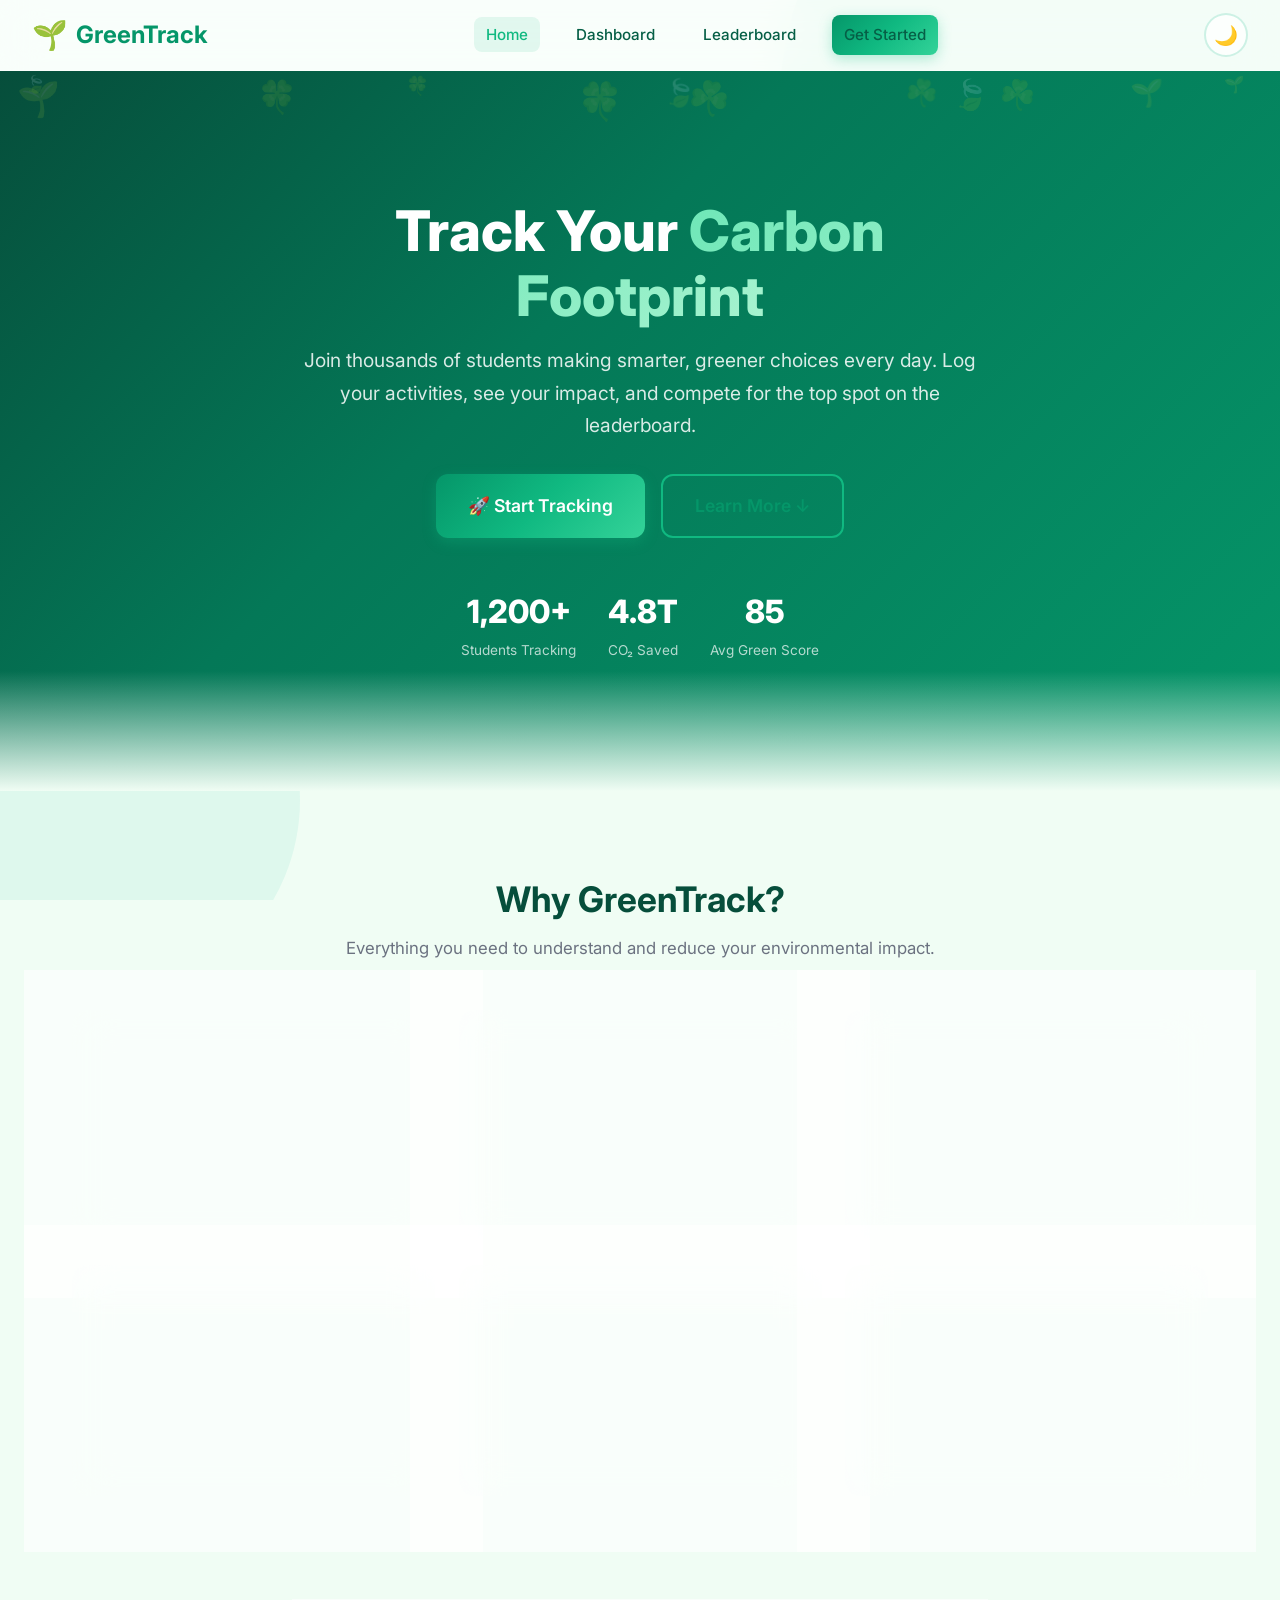
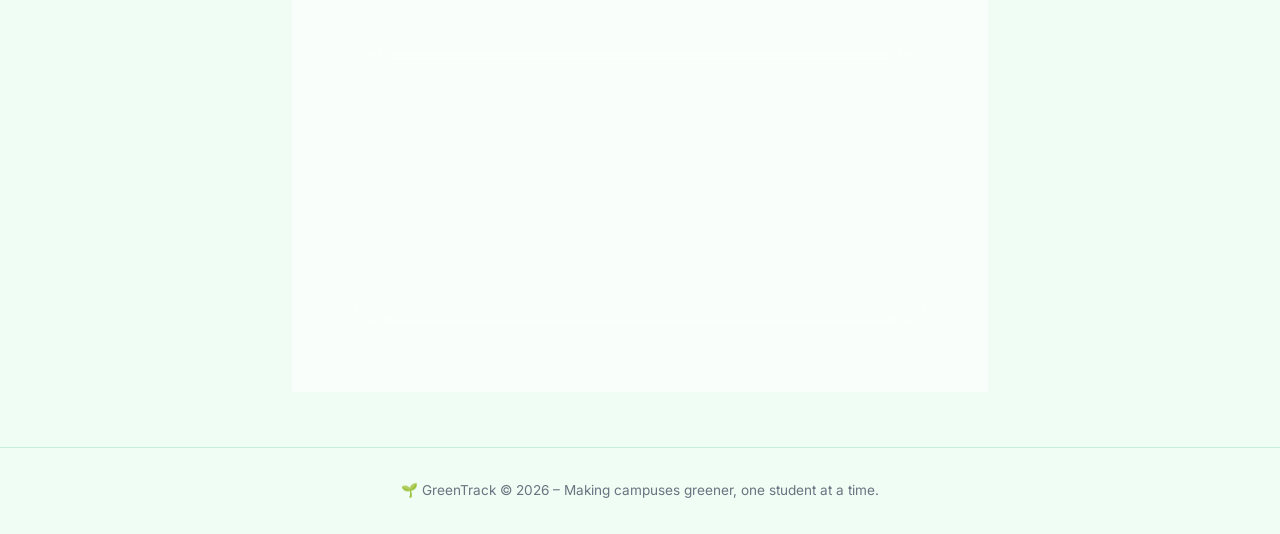
<file: frontend/index.html>
<!DOCTYPE html>
<html lang="en">
<head>
  <meta charset="UTF-8">
  <meta name="viewport" content="width=device-width, initial-scale=1.0">
  <meta name="description" content="GreenTrack – Smart Carbon Footprint Tracker for Students. Track, reduce, and compete for a greener campus.">
  <title>GreenTrack 🌱 – Smart Carbon Footprint Tracker</title>
  <link rel="stylesheet" href="style.css">
  <link rel="icon" href="data:image/svg+xml,<svg xmlns='http://www.w3.org/2000/svg' viewBox='0 0 100 100'><text y='.9em' font-size='90'>🌱</text></svg>">
</head>
<body>
  <div class="bg-pattern"></div>

  <!-- ── Navbar ──────────────────────────────────────────── -->
  <nav class="navbar" id="main-nav">
    <a href="/" class="nav-brand">
      <span class="emoji">🌱</span> GreenTrack
    </a>
    <ul class="nav-links" id="navLinks">
      <li><a href="/" class="active">Home</a></li>
      <li><a href="dashboard.html">Dashboard</a></li>
      <li><a href="leaderboard.html">Leaderboard</a></li>
      <li id="navAuth"><a href="login.html" class="btn btn-primary btn-sm">Get Started</a></li>
    </ul>
    <button class="theme-toggle" id="themeToggle" title="Toggle dark mode">🌙</button>
    <button class="nav-hamburger" id="navToggle" aria-label="Toggle navigation">
      <span></span><span></span><span></span>
    </button>
  </nav>

  <!-- ── Hero ────────────────────────────────────────────── -->
  <section class="hero" id="hero">
    <div class="leaves" id="leavesContainer"></div>
    <div class="hero-content">
      <h1>Track Your <span class="highlight">Carbon Footprint</span></h1>
      <p>
        Join thousands of students making smarter, greener choices every day.
        Log your activities, see your impact, and compete for the top spot on the leaderboard.
      </p>
      <div class="hero-actions">
        <a href="login.html" class="btn btn-primary btn-lg" id="heroSignup">🚀 Start Tracking</a>
        <a href="#features" class="btn btn-outline btn-lg">Learn More ↓</a>
      </div>
      <div class="hero-stats">
        <div class="hero-stat">
          <span class="value" id="statUsers">1,200+</span>
          <span class="label">Students Tracking</span>
        </div>
        <div class="hero-stat">
          <span class="value" id="statSaved">4.8T</span>
          <span class="label">CO₂ Saved</span>
        </div>
        <div class="hero-stat">
          <span class="value" id="statScore">85</span>
          <span class="label">Avg Green Score</span>
        </div>
      </div>
    </div>
  </section>

  <!-- ── Features ────────────────────────────────────────── -->
  <section class="features" id="features">
    <div class="section-title">
      <h2>Why GreenTrack?</h2>
      <p>Everything you need to understand and reduce your environmental impact.</p>
    </div>
    <div class="features-grid">
      <div class="glass-card feature-card animate-in animate-delay-1">
        <div class="icon">📊</div>
        <h3>Smart Dashboard</h3>
        <p>Beautiful charts show your daily, weekly, and monthly carbon footprint at a glance.</p>
      </div>
      <div class="glass-card feature-card animate-in animate-delay-2">
        <div class="icon">🏆</div>
        <h3>Leaderboard</h3>
        <p>Compete with peers and climb the ranks by maintaining the lowest carbon footprint.</p>
      </div>
      <div class="glass-card feature-card animate-in animate-delay-3">
        <div class="icon">💡</div>
        <h3>Smart Suggestions</h3>
        <p>Get personalized tips based on your habits to reduce emissions effectively.</p>
      </div>
      <div class="glass-card feature-card animate-in animate-delay-4">
        <div class="icon">🔒</div>
        <h3>Secure & Private</h3>
        <p>Your data is encrypted and protected with industry-standard security practices.</p>
      </div>
      <div class="glass-card feature-card animate-in animate-delay-1">
        <div class="icon">📱</div>
        <h3>Fully Responsive</h3>
        <p>Track your footprint from any device – desktop, tablet, or mobile.</p>
      </div>
      <div class="glass-card feature-card animate-in animate-delay-2">
        <div class="icon">🌍</div>
        <h3>Real Impact</h3>
        <p>See how your individual choices contribute to a healthier planet.</p>
      </div>
    </div>
  </section>

  <!-- ── CTA ─────────────────────────────────────────────── -->
  <section style="padding: 4rem 2rem; text-align: center;">
    <div class="glass-card" style="max-width: 600px; margin: 0 auto; padding: 3rem;">
      <h2 style="font-size: 1.8rem; margin-bottom: 1rem;">Ready to Go Green? 🌿</h2>
      <p style="color: var(--text-muted); margin-bottom: 1.5rem;">
        Create your free account and start reducing your carbon footprint today.
      </p>
      <a href="login.html" class="btn btn-primary btn-lg">Create Free Account</a>
    </div>
  </section>

  <!-- ── Footer ──────────────────────────────────────────── -->
  <footer class="footer">
    <p>🌱 GreenTrack &copy; 2026 – Making campuses greener, one student at a time.</p>
  </footer>

  <!-- ── Toast Container ─────────────────────────────────── -->
  <div class="toast-container" id="toastContainer"></div>

  <script src="app.js"></script>
  <script src="js/index.js"></script>
</body>

</html>
</file>
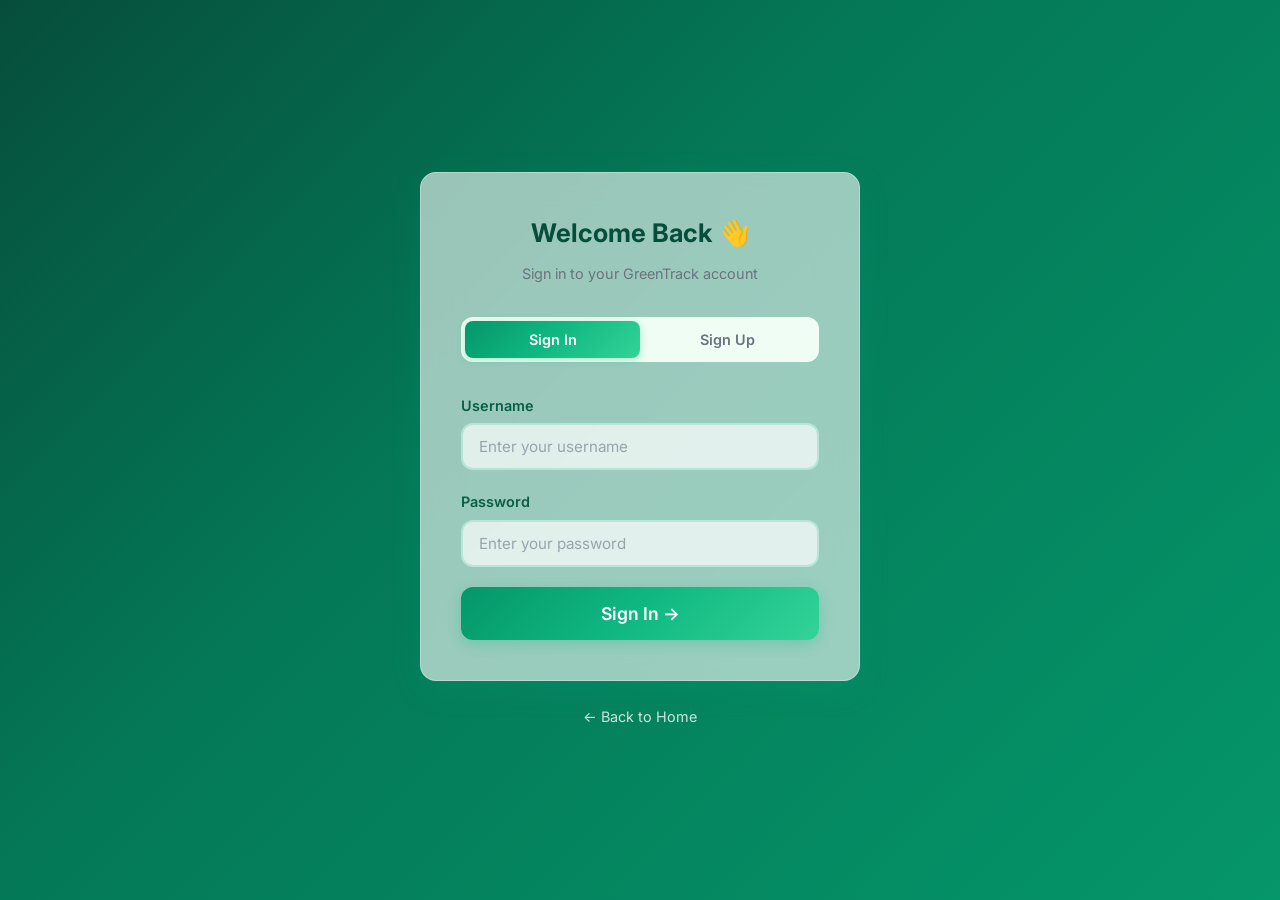
<file: frontend/login.html>
<!DOCTYPE html>
<html lang="en">
<head>
  <meta charset="UTF-8">
  <meta name="viewport" content="width=device-width, initial-scale=1.0">
  <meta name="description" content="Sign in or create your GreenTrack account to start tracking your carbon footprint.">
  <title>Login – GreenTrack 🌱</title>
  <link rel="stylesheet" href="style.css">
  <link rel="icon" href="data:image/svg+xml,<svg xmlns='http://www.w3.org/2000/svg' viewBox='0 0 100 100'><text y='.9em' font-size='90'>🌱</text></svg>">
</head>
<body>
  <div class="bg-pattern"></div>

  <div class="auth-page">
    <div class="auth-container">
      <!-- Auth Card -->
      <div class="glass-card auth-card" id="authCard">
        <h2 id="authTitle">Welcome Back 👋</h2>
        <p class="subtitle" id="authSubtitle">Sign in to your GreenTrack account</p>

        <!-- Toggle -->
        <div class="auth-toggle" id="authToggle">
          <button class="active" data-tab="login" id="tabLogin">Sign In</button>
          <button data-tab="signup" id="tabSignup">Sign Up</button>
        </div>

        <!-- Login Form -->
        <form id="loginForm">
          <div class="form-group">
            <label class="form-label" for="loginUsername">Username</label>
            <input type="text" class="form-input" id="loginUsername" placeholder="Enter your username" required autocomplete="username">
          </div>
          <div class="form-group">
            <label class="form-label" for="loginPassword">Password</label>
            <input type="password" class="form-input" id="loginPassword" placeholder="Enter your password" required autocomplete="current-password">
          </div>
          <button type="submit" class="btn btn-primary btn-block btn-lg" id="loginBtn">
            Sign In →
          </button>
        </form>

        <!-- Signup Form -->
        <form id="signupForm" class="hidden">
          <div class="form-group">
            <label class="form-label" for="signupUsername">Username</label>
            <input type="text" class="form-input" id="signupUsername" placeholder="Choose a username" required autocomplete="username" minlength="3" maxlength="30">
            <div class="form-error hidden" id="signupUsernameError"></div>
          </div>
          <div class="form-group">
            <label class="form-label" for="signupEmail">Email</label>
            <input type="email" class="form-input" id="signupEmail" placeholder="your@email.com" required autocomplete="email">
            <div class="form-error hidden" id="signupEmailError"></div>
          </div>
          <div class="form-group">
            <label class="form-label" for="signupPassword">Password</label>
            <input type="password" class="form-input" id="signupPassword" placeholder="Min 8 chars, 1 letter + 1 number" required autocomplete="new-password" minlength="8">
            <div class="form-error hidden" id="signupPasswordError"></div>
          </div>
          <div class="form-group">
            <label class="form-label" for="signupConfirm">Confirm Password</label>
            <input type="password" class="form-input" id="signupConfirm" placeholder="Re-enter password" required autocomplete="new-password">
            <div class="form-error hidden" id="signupConfirmError"></div>
          </div>
          <button type="submit" class="btn btn-primary btn-block btn-lg" id="signupBtn">
            Create Account 🌱
          </button>
        </form>
      </div>

      <a href="/" class="auth-back">← Back to Home</a>
    </div>
  </div>

  <!-- Toast Container -->
  <div class="toast-container" id="toastContainer"></div>

  <script src="app.js"></script>
  <script src="js/login.js"></script>
</body>

</html>
</file>
<file: frontend/style.css>
/* ═══════════════════════════════════════════════════════════════
   GreenTrack – Eco-Green Glassmorphism Theme
   ═══════════════════════════════════════════════════════════════ */

/* ── Google Fonts ──────────────────────────────────────────── */
@import url('https://fonts.googleapis.com/css2?family=Inter:wght@300;400;500;600;700;800&display=swap');

/* ── CSS Custom Properties (Light Theme) ───────────────────── */
:root {
  /* Primary palette */
  --green-50: #ecfdf5;
  --green-100: #d1fae5;
  --green-200: #a7f3d0;
  --green-300: #6ee7b7;
  --green-400: #34d399;
  --green-500: #10b981;
  --green-600: #059669;
  --green-700: #047857;
  --green-800: #065f46;
  --green-900: #064e3b;

  /* Accent */
  --emerald: #10b981;
  --teal: #14b8a6;
  --lime: #84cc16;

  /* Neutrals */
  --bg-primary: #f0fdf4;
  --bg-secondary: #ffffff;
  --bg-card: rgba(255, 255, 255, 0.7);
  --bg-glass: rgba(255, 255, 255, 0.25);
  --text-primary: #064e3b;
  --text-secondary: #065f46;
  --text-muted: #6b7280;
  --border-color: rgba(16, 185, 129, 0.2);
  --shadow-color: rgba(16, 185, 129, 0.1);

  /* Gradients */
  --gradient-primary: linear-gradient(135deg, #059669 0%, #10b981 50%, #34d399 100%);
  --gradient-hero: linear-gradient(135deg, #064e3b 0%, #047857 40%, #059669 100%);
  --gradient-card: linear-gradient(135deg, rgba(255,255,255,0.8), rgba(236,253,245,0.6));
  --gradient-accent: linear-gradient(135deg, #10b981, #14b8a6);

  /* Glass */
  --glass-bg: rgba(255, 255, 255, 0.6);
  --glass-border: rgba(255, 255, 255, 0.3);
  --glass-shadow: 0 8px 32px rgba(16, 185, 129, 0.12);
  --glass-blur: blur(20px);

  /* Sizing */
  --radius-sm: 8px;
  --radius-md: 12px;
  --radius-lg: 16px;
  --radius-xl: 24px;
  --radius-full: 50%;
  --max-width: 1200px;

  /* Transitions */
  --transition-fast: 0.2s cubic-bezier(0.4, 0, 0.2, 1);
  --transition-base: 0.3s cubic-bezier(0.4, 0, 0.2, 1);
  --transition-slow: 0.5s cubic-bezier(0.4, 0, 0.2, 1);
}

/* ── Dark Theme ────────────────────────────────────────────── */
[data-theme="dark"] {
  --bg-primary: #0c1a14;
  --bg-secondary: #132a1f;
  --bg-card: rgba(19, 42, 31, 0.8);
  --bg-glass: rgba(19, 42, 31, 0.5);
  --text-primary: #d1fae5;
  --text-secondary: #a7f3d0;
  --text-muted: #6ee7b7;
  --border-color: rgba(16, 185, 129, 0.3);
  --shadow-color: rgba(0, 0, 0, 0.3);
  --gradient-card: linear-gradient(135deg, rgba(19,42,31,0.9), rgba(6,78,59,0.4));
  --glass-bg: rgba(19, 42, 31, 0.6);
  --glass-border: rgba(16, 185, 129, 0.2);
  --glass-shadow: 0 8px 32px rgba(0, 0, 0, 0.4);
}

/* ── Reset ─────────────────────────────────────────────────── */
*, *::before, *::after {
  margin: 0;
  padding: 0;
  box-sizing: border-box;
}

html {
  scroll-behavior: smooth;
}

body {
  font-family: 'Inter', -apple-system, BlinkMacSystemFont, sans-serif;
  background: var(--bg-primary);
  color: var(--text-primary);
  line-height: 1.6;
  min-height: 100vh;
  transition: background var(--transition-base), color var(--transition-base);
  overflow-x: hidden;
}

a {
  color: var(--green-500);
  text-decoration: none;
  transition: color var(--transition-fast);
}
a:hover { color: var(--green-400); }

img { max-width: 100%; display: block; }

/* ── Animated Background ───────────────────────────────────── */
.bg-pattern {
  position: fixed;
  top: 0; left: 0;
  width: 100%; height: 100%;
  z-index: -1;
  overflow: hidden;
}

.bg-pattern::before,
.bg-pattern::after {
  content: '';
  position: absolute;
  border-radius: 50%;
  opacity: 0.08;
  animation: float 20s ease-in-out infinite;
}

.bg-pattern::before {
  width: 600px; height: 600px;
  background: var(--green-400);
  top: -200px; right: -100px;
}

.bg-pattern::after {
  width: 400px; height: 400px;
  background: var(--teal);
  bottom: -100px; left: -100px;
  animation-delay: -10s;
  animation-direction: reverse;
}

@keyframes float {
  0%, 100% { transform: translate(0, 0) scale(1); }
  25% { transform: translate(30px, -40px) scale(1.05); }
  50% { transform: translate(-20px, 20px) scale(0.95); }
  75% { transform: translate(40px, 30px) scale(1.02); }
}

/* ── Glass Card ────────────────────────────────────────────── */
.glass-card {
  background: var(--glass-bg);
  backdrop-filter: var(--glass-blur);
  -webkit-backdrop-filter: var(--glass-blur);
  border: 1px solid var(--glass-border);
  border-radius: var(--radius-lg);
  box-shadow: var(--glass-shadow);
  transition: transform var(--transition-base), box-shadow var(--transition-base);
}

.glass-card:hover {
  transform: translateY(-2px);
  box-shadow: 0 12px 40px rgba(16, 185, 129, 0.18);
}

/* ── Navigation ────────────────────────────────────────────── */
.navbar {
  position: sticky;
  top: 0;
  z-index: 100;
  background: var(--glass-bg);
  backdrop-filter: var(--glass-blur);
  -webkit-backdrop-filter: var(--glass-blur);
  border-bottom: 1px solid var(--glass-border);
  padding: 0.75rem 2rem;
  display: flex;
  align-items: center;
  justify-content: space-between;
}

.nav-brand {
  display: flex;
  align-items: center;
  gap: 0.5rem;
  font-size: 1.5rem;
  font-weight: 700;
  color: var(--green-600);
}

[data-theme="dark"] .nav-brand { color: var(--green-400); }

.nav-brand span.emoji { font-size: 1.8rem; }

.nav-links {
  display: flex;
  align-items: center;
  gap: 1.5rem;
  list-style: none;
}

.nav-links a {
  color: var(--text-secondary);
  font-weight: 500;
  font-size: 0.95rem;
  padding: 0.5rem 0.75rem;
  border-radius: var(--radius-sm);
  transition: all var(--transition-fast);
}

.nav-links a:hover,
.nav-links a.active {
  color: var(--green-500);
  background: rgba(16, 185, 129, 0.1);
}

/* Theme toggle */
.theme-toggle {
  width: 44px; height: 44px;
  border-radius: var(--radius-full);
  border: 2px solid var(--border-color);
  background: var(--bg-card);
  cursor: pointer;
  display: flex;
  align-items: center;
  justify-content: center;
  font-size: 1.2rem;
  transition: all var(--transition-fast);
}

.theme-toggle:hover {
  background: var(--green-500);
  border-color: var(--green-500);
  transform: rotate(15deg);
}

/* Mobile hamburger */
.nav-hamburger {
  display: none;
  flex-direction: column;
  gap: 5px;
  cursor: pointer;
  background: none;
  border: none;
  padding: 8px;
}

.nav-hamburger span {
  width: 24px; height: 2px;
  background: var(--text-primary);
  border-radius: 2px;
  transition: all var(--transition-fast);
}

/* ── Buttons ───────────────────────────────────────────────── */
.btn {
  display: inline-flex;
  align-items: center;
  gap: 0.5rem;
  padding: 0.75rem 1.5rem;
  border: none;
  border-radius: var(--radius-md);
  font-family: inherit;
  font-size: 0.95rem;
  font-weight: 600;
  cursor: pointer;
  transition: all var(--transition-fast);
  text-decoration: none;
}

.btn-primary {
  background: var(--gradient-primary);
  color: white;
  box-shadow: 0 4px 14px rgba(16, 185, 129, 0.3);
}

.btn-primary:hover {
  transform: translateY(-2px);
  box-shadow: 0 6px 20px rgba(16, 185, 129, 0.4);
  color: white;
}

.btn-primary:active { transform: translateY(0); }

.btn-outline {
  background: transparent;
  color: var(--green-600);
  border: 2px solid var(--green-500);
}

.btn-outline:hover {
  background: var(--green-500);
  color: white;
}

.btn-ghost {
  background: rgba(16, 185, 129, 0.1);
  color: var(--green-600);
}

.btn-ghost:hover {
  background: rgba(16, 185, 129, 0.2);
}

.btn-lg { padding: 1rem 2rem; font-size: 1.1rem; }
.btn-sm { padding: 0.5rem 1rem; font-size: 0.85rem; }
.btn-block { width: 100%; justify-content: center; }

.btn:disabled {
  opacity: 0.5;
  cursor: not-allowed;
  transform: none !important;
}

/* ── Forms ─────────────────────────────────────────────────── */
.form-group {
  margin-bottom: 1.25rem;
}

.form-label {
  display: block;
  font-size: 0.9rem;
  font-weight: 600;
  color: var(--text-secondary);
  margin-bottom: 0.4rem;
}

.form-input,
.form-select {
  width: 100%;
  padding: 0.75rem 1rem;
  border: 2px solid var(--border-color);
  border-radius: var(--radius-md);
  background: var(--bg-card);
  color: var(--text-primary);
  font-family: inherit;
  font-size: 0.95rem;
  transition: all var(--transition-fast);
  outline: none;
}

.form-input:focus,
.form-select:focus {
  border-color: var(--green-500);
  box-shadow: 0 0 0 3px rgba(16, 185, 129, 0.15);
}

.form-input::placeholder {
  color: var(--text-muted);
  opacity: 0.6;
}

.form-input.error {
  border-color: #ef4444;
  box-shadow: 0 0 0 3px rgba(239, 68, 68, 0.15);
}

.form-error {
  color: #ef4444;
  font-size: 0.8rem;
  margin-top: 0.3rem;
}

/* ── Hero Section ──────────────────────────────────────────── */
.hero {
  background: var(--gradient-hero);
  min-height: 80vh;
  display: flex;
  align-items: center;
  justify-content: center;
  text-align: center;
  padding: 4rem 2rem;
  position: relative;
  overflow: hidden;
}

.hero::before {
  content: '';
  position: absolute;
  bottom: 0; left: 0;
  width: 100%; height: 120px;
  background: linear-gradient(to top, var(--bg-primary), transparent);
}

.hero-content {
  position: relative;
  z-index: 1;
  max-width: 700px;
  animation: fadeInUp 0.8s ease-out;
}

.hero h1 {
  font-size: 3.5rem;
  font-weight: 800;
  color: white;
  line-height: 1.15;
  margin-bottom: 1rem;
}

.hero h1 .highlight {
  background: linear-gradient(135deg, #6ee7b7, #a7f3d0);
  -webkit-background-clip: text;
  -webkit-text-fill-color: transparent;
  background-clip: text;
}

.hero p {
  font-size: 1.2rem;
  color: rgba(255, 255, 255, 0.85);
  margin-bottom: 2rem;
  line-height: 1.7;
}

.hero-actions {
  display: flex;
  gap: 1rem;
  justify-content: center;
  flex-wrap: wrap;
}

.hero-stats {
  display: flex;
  gap: 2rem;
  justify-content: center;
  margin-top: 3rem;
}

.hero-stat {
  text-align: center;
  color: white;
}

.hero-stat .value {
  font-size: 2rem;
  font-weight: 800;
  display: block;
}

.hero-stat .label {
  font-size: 0.85rem;
  opacity: 0.7;
}

/* Floating leaves */
.leaves {
  position: absolute;
  top: 0; left: 0;
  width: 100%; height: 100%;
  pointer-events: none;
  overflow: hidden;
}

.leaf {
  position: absolute;
  font-size: 1.5rem;
  opacity: 0.15;
  animation: leafFall linear infinite;
}

@keyframes leafFall {
  0% { transform: translateY(-100px) rotate(0deg); opacity: 0; }
  10% { opacity: 0.15; }
  90% { opacity: 0.15; }
  100% { transform: translateY(100vh) rotate(360deg); opacity: 0; }
}

/* ── Features Section ──────────────────────────────────────── */
.features {
  padding: 5rem 2rem;
  max-width: var(--max-width);
  margin: 0 auto;
}

.section-title {
  text-align: center;
  margin-bottom: 3rem;
}

.section-title h2 {
  font-size: 2.2rem;
  font-weight: 700;
  color: var(--text-primary);
  margin-bottom: 0.5rem;
}

.section-title p {
  color: var(--text-muted);
  font-size: 1.05rem;
}

.features-grid {
  display: grid;
  grid-template-columns: repeat(auto-fit, minmax(280px, 1fr));
  gap: 1.5rem;
}

.feature-card {
  padding: 2rem;
  text-align: center;
}

.feature-card .icon {
  font-size: 2.5rem;
  margin-bottom: 1rem;
  display: inline-block;
  animation: bounce 2s ease-in-out infinite;
}

.feature-card h3 {
  font-size: 1.2rem;
  font-weight: 700;
  margin-bottom: 0.5rem;
  color: var(--text-primary);
}

.feature-card p {
  color: var(--text-muted);
  font-size: 0.9rem;
  line-height: 1.6;
}

@keyframes bounce {
  0%, 100% { transform: translateY(0); }
  50% { transform: translateY(-8px); }
}

/* ── Auth Page ─────────────────────────────────────────────── */
.auth-page {
  min-height: 100vh;
  display: flex;
  align-items: center;
  justify-content: center;
  padding: 2rem;
  background: var(--gradient-hero);
  position: relative;
}

.auth-container {
  width: 100%;
  max-width: 440px;
  animation: fadeInUp 0.6s ease-out;
}

.auth-card {
  padding: 2.5rem;
}

.auth-card h2 {
  text-align: center;
  font-size: 1.6rem;
  font-weight: 700;
  color: var(--text-primary);
  margin-bottom: 0.5rem;
}

.auth-card .subtitle {
  text-align: center;
  color: var(--text-muted);
  font-size: 0.9rem;
  margin-bottom: 2rem;
}

.auth-toggle {
  display: flex;
  background: var(--bg-primary);
  border-radius: var(--radius-md);
  padding: 4px;
  margin-bottom: 2rem;
}

.auth-toggle button {
  flex: 1;
  padding: 0.6rem;
  border: none;
  border-radius: var(--radius-sm);
  background: transparent;
  color: var(--text-muted);
  font-family: inherit;
  font-weight: 600;
  font-size: 0.9rem;
  cursor: pointer;
  transition: all var(--transition-fast);
}

.auth-toggle button.active {
  background: var(--gradient-primary);
  color: white;
  box-shadow: 0 2px 8px rgba(16, 185, 129, 0.3);
}

.auth-footer {
  text-align: center;
  margin-top: 1.5rem;
  color: var(--text-muted);
  font-size: 0.85rem;
}

.auth-back {
  display: block;
  text-align: center;
  margin-top: 1.5rem;
  color: rgba(255,255,255,0.8);
  font-size: 0.9rem;
}

.auth-back:hover { color: white; }

/* ── Dashboard ─────────────────────────────────────────────── */
.dashboard {
  max-width: var(--max-width);
  margin: 0 auto;
  padding: 2rem;
}

.dashboard-header {
  display: flex;
  align-items: center;
  justify-content: space-between;
  margin-bottom: 2rem;
  flex-wrap: wrap;
  gap: 1rem;
}

.dashboard-header h1 {
  font-size: 1.8rem;
  font-weight: 700;
}

.dashboard-header .greeting {
  color: var(--text-muted);
  font-size: 0.95rem;
  margin-top: 0.25rem;
}

/* Stat cards */
.stats-grid {
  display: grid;
  grid-template-columns: repeat(auto-fit, minmax(220px, 1fr));
  gap: 1.25rem;
  margin-bottom: 2rem;
}

.stat-card {
  padding: 1.5rem;
  position: relative;
  overflow: hidden;
}

.stat-card::before {
  content: '';
  position: absolute;
  top: 0; right: 0;
  width: 80px; height: 80px;
  border-radius: var(--radius-full);
  opacity: 0.1;
  transform: translate(20px, -20px);
}

.stat-card.green::before { background: var(--green-400); }
.stat-card.teal::before { background: var(--teal); }
.stat-card.lime::before { background: var(--lime); }

.stat-card .stat-icon {
  font-size: 2rem;
  margin-bottom: 0.5rem;
}

.stat-card .stat-value {
  font-size: 2rem;
  font-weight: 800;
  color: var(--text-primary);
  line-height: 1;
}

.stat-card .stat-label {
  font-size: 0.85rem;
  color: var(--text-muted);
  margin-top: 0.25rem;
}

.stat-card .stat-change {
  display: inline-flex;
  align-items: center;
  gap: 0.25rem;
  font-size: 0.8rem;
  font-weight: 600;
  margin-top: 0.5rem;
  padding: 0.2rem 0.5rem;
  border-radius: var(--radius-sm);
}

.stat-change.positive {
  color: #059669;
  background: rgba(16, 185, 129, 0.1);
}

.stat-change.negative {
  color: #ef4444;
  background: rgba(239, 68, 68, 0.1);
}

/* Green Score Gauge */
.green-score-container {
  text-align: center;
  padding: 1.5rem;
}

.green-score-ring {
  width: 140px; height: 140px;
  margin: 0 auto 1rem;
  position: relative;
}

.green-score-ring svg {
  transform: rotate(-90deg);
}

.green-score-ring .score-text {
  position: absolute;
  top: 50%; left: 50%;
  transform: translate(-50%, -50%);
  font-size: 2.2rem;
  font-weight: 800;
  color: var(--green-500);
}

.green-score-label {
  font-size: 1rem;
  font-weight: 600;
  color: var(--text-primary);
}

.green-score-desc {
  font-size: 0.85rem;
  color: var(--text-muted);
}

/* Charts */
.charts-grid {
  display: grid;
  grid-template-columns: 1fr 1fr;
  gap: 1.5rem;
  margin-bottom: 2rem;
}

.chart-card {
  padding: 1.5rem;
}

.chart-card h3 {
  font-size: 1.1rem;
  font-weight: 700;
  margin-bottom: 1rem;
  color: var(--text-primary);
}

.chart-wrapper {
  position: relative;
  height: 280px;
}

/* Entry Form */
.entry-section {
  margin-bottom: 2rem;
}

.entry-form-grid {
  display: grid;
  grid-template-columns: repeat(auto-fit, minmax(200px, 1fr));
  gap: 1rem;
}

/* Suggestions */
.suggestions-card {
  padding: 1.5rem;
  margin-bottom: 2rem;
}

.suggestions-card h3 {
  font-size: 1.1rem;
  font-weight: 700;
  margin-bottom: 1rem;
  color: var(--text-primary);
}

.suggestion-item {
  display: flex;
  align-items: flex-start;
  gap: 0.75rem;
  padding: 0.75rem;
  border-radius: var(--radius-sm);
  margin-bottom: 0.5rem;
  background: rgba(16, 185, 129, 0.05);
  transition: background var(--transition-fast);
  font-size: 0.9rem;
  color: var(--text-secondary);
  line-height: 1.5;
}

.suggestion-item:hover {
  background: rgba(16, 185, 129, 0.12);
}

/* ── Leaderboard ───────────────────────────────────────────── */
.leaderboard-page {
  max-width: 800px;
  margin: 0 auto;
  padding: 2rem;
}

.leaderboard-card {
  padding: 0;
  overflow: hidden;
}

.leaderboard-header {
  background: var(--gradient-primary);
  padding: 2rem;
  text-align: center;
  color: white;
}

.leaderboard-header h2 {
  font-size: 1.5rem;
  font-weight: 700;
}

.leaderboard-header p {
  opacity: 0.8;
  font-size: 0.9rem;
  margin-top: 0.25rem;
}

.leaderboard-list {
  padding: 1rem;
}

.leaderboard-item {
  display: flex;
  align-items: center;
  gap: 1rem;
  padding: 1rem;
  border-radius: var(--radius-md);
  transition: background var(--transition-fast);
  margin-bottom: 0.5rem;
}

.leaderboard-item:hover {
  background: rgba(16, 185, 129, 0.08);
}

.leaderboard-item .rank {
  width: 36px; height: 36px;
  border-radius: var(--radius-full);
  display: flex;
  align-items: center;
  justify-content: center;
  font-weight: 800;
  font-size: 0.9rem;
  flex-shrink: 0;
}

.leaderboard-item:nth-child(1) .rank {
  background: linear-gradient(135deg, #fbbf24, #f59e0b);
  color: white;
}

.leaderboard-item:nth-child(2) .rank {
  background: linear-gradient(135deg, #94a3b8, #64748b);
  color: white;
}

.leaderboard-item:nth-child(3) .rank {
  background: linear-gradient(135deg, #f97316, #ea580c);
  color: white;
}

.leaderboard-item .rank:not([style]) {
  background: var(--bg-primary);
  color: var(--text-muted);
}

.leaderboard-item .user-info {
  flex: 1;
}

.leaderboard-item .username {
  font-weight: 600;
  color: var(--text-primary);
}

.leaderboard-item .user-score {
  font-size: 0.85rem;
  color: var(--text-muted);
}

.leaderboard-item .emission-value {
  font-weight: 700;
  color: var(--green-600);
  font-size: 1rem;
}

/* ── Toast Notifications ───────────────────────────────────── */
.toast-container {
  position: fixed;
  top: 1rem;
  right: 1rem;
  z-index: 10000;
  display: flex;
  flex-direction: column;
  gap: 0.5rem;
}

.toast {
  padding: 0.85rem 1.25rem;
  border-radius: var(--radius-md);
  font-size: 0.9rem;
  font-weight: 500;
  display: flex;
  align-items: center;
  gap: 0.5rem;
  min-width: 280px;
  max-width: 400px;
  animation: slideInRight 0.4s ease-out;
  backdrop-filter: var(--glass-blur);
  border: 1px solid var(--glass-border);
  box-shadow: 0 4px 20px rgba(0,0,0,0.15);
}

.toast.success {
  background: rgba(16, 185, 129, 0.9);
  color: white;
}

.toast.error {
  background: rgba(239, 68, 68, 0.9);
  color: white;
}

.toast.info {
  background: rgba(59, 130, 246, 0.9);
  color: white;
}

.toast.exit {
  animation: slideOutRight 0.3s ease-in forwards;
}

@keyframes slideInRight {
  from { transform: translateX(100%); opacity: 0; }
  to { transform: translateX(0); opacity: 1; }
}

@keyframes slideOutRight {
  from { transform: translateX(0); opacity: 1; }
  to { transform: translateX(100%); opacity: 0; }
}

/* ── Loading Spinner ───────────────────────────────────────── */
.spinner {
  width: 40px; height: 40px;
  border: 3px solid var(--border-color);
  border-top-color: var(--green-500);
  border-radius: 50%;
  animation: spin 0.8s linear infinite;
  margin: 2rem auto;
}

@keyframes spin {
  to { transform: rotate(360deg); }
}

.loading-overlay {
  position: fixed;
  inset: 0;
  background: rgba(0,0,0,0.3);
  display: flex;
  align-items: center;
  justify-content: center;
  z-index: 9999;
  backdrop-filter: blur(4px);
}

/* ── Skeleton Loader ───────────────────────────────────────── */
.skeleton {
  background: linear-gradient(90deg, var(--bg-card) 25%, var(--border-color) 50%, var(--bg-card) 75%);
  background-size: 200% 100%;
  animation: shimmer 1.5s infinite;
  border-radius: var(--radius-sm);
}

@keyframes shimmer {
  0% { background-position: 200% 0; }
  100% { background-position: -200% 0; }
}

/* ── Footer ────────────────────────────────────────────────── */
.footer {
  text-align: center;
  padding: 2rem;
  color: var(--text-muted);
  font-size: 0.85rem;
  border-top: 1px solid var(--border-color);
  margin-top: 3rem;
}

/* ── Animations ────────────────────────────────────────────── */
@keyframes fadeInUp {
  from { opacity: 0; transform: translateY(20px); }
  to { opacity: 1; transform: translateY(0); }
}

@keyframes fadeIn {
  from { opacity: 0; }
  to { opacity: 1; }
}

.animate-in {
  animation: fadeInUp 0.5s ease-out both;
}

.animate-delay-1 { animation-delay: 0.1s; }
.animate-delay-2 { animation-delay: 0.2s; }
.animate-delay-3 { animation-delay: 0.3s; }
.animate-delay-4 { animation-delay: 0.4s; }

/* ── Responsive ────────────────────────────────────────────── */
@media (max-width: 768px) {
  .nav-links {
    position: fixed;
    top: 60px;
    left: 0;
    right: 0;
    background: var(--glass-bg);
    backdrop-filter: var(--glass-blur);
    flex-direction: column;
    padding: 1rem;
    border-bottom: 1px solid var(--glass-border);
    transform: translateY(-100%);
    opacity: 0;
    pointer-events: none;
    transition: all var(--transition-base);
  }

  .nav-links.open {
    transform: translateY(0);
    opacity: 1;
    pointer-events: all;
  }

  .nav-hamburger { display: flex; }

  .hero h1 { font-size: 2.2rem; }
  .hero p { font-size: 1rem; }
  .hero-stats { flex-direction: column; gap: 1rem; }

  .charts-grid {
    grid-template-columns: 1fr;
  }

  .stats-grid {
    grid-template-columns: 1fr 1fr;
  }

  .entry-form-grid {
    grid-template-columns: 1fr;
  }

  .dashboard-header {
    flex-direction: column;
    align-items: flex-start;
  }
}

@media (max-width: 480px) {
  .navbar { padding: 0.75rem 1rem; }
  .nav-brand { font-size: 1.2rem; }
  .stats-grid { grid-template-columns: 1fr; }
  .hero { min-height: 70vh; padding: 3rem 1.5rem; }
  .hero h1 { font-size: 1.8rem; }
  .dashboard { padding: 1rem; }
}

/* ── Utility ───────────────────────────────────────────────── */
.text-center { text-align: center; }
.mt-1 { margin-top: 0.5rem; }
.mt-2 { margin-top: 1rem; }
.mt-3 { margin-top: 1.5rem; }
.mb-1 { margin-bottom: 0.5rem; }
.mb-2 { margin-bottom: 1rem; }
.hidden { display: none !important; }
</file>
